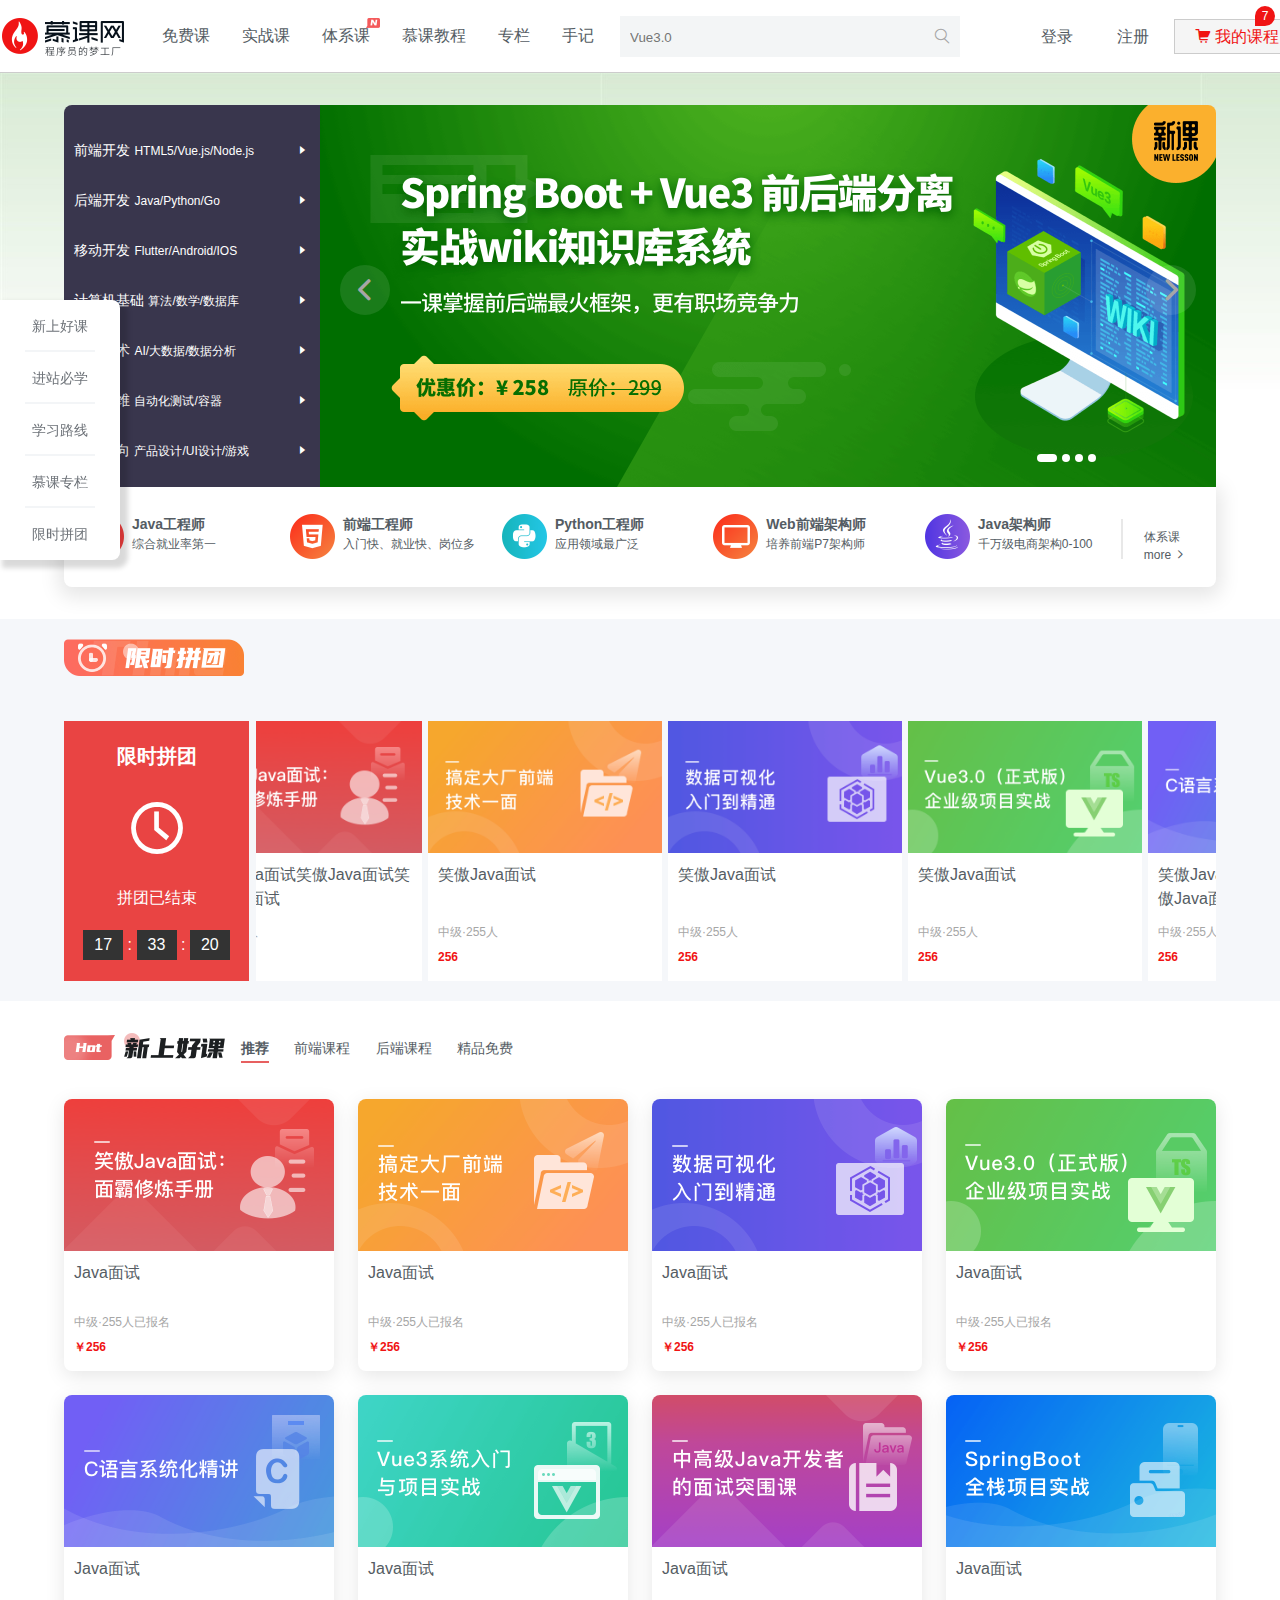
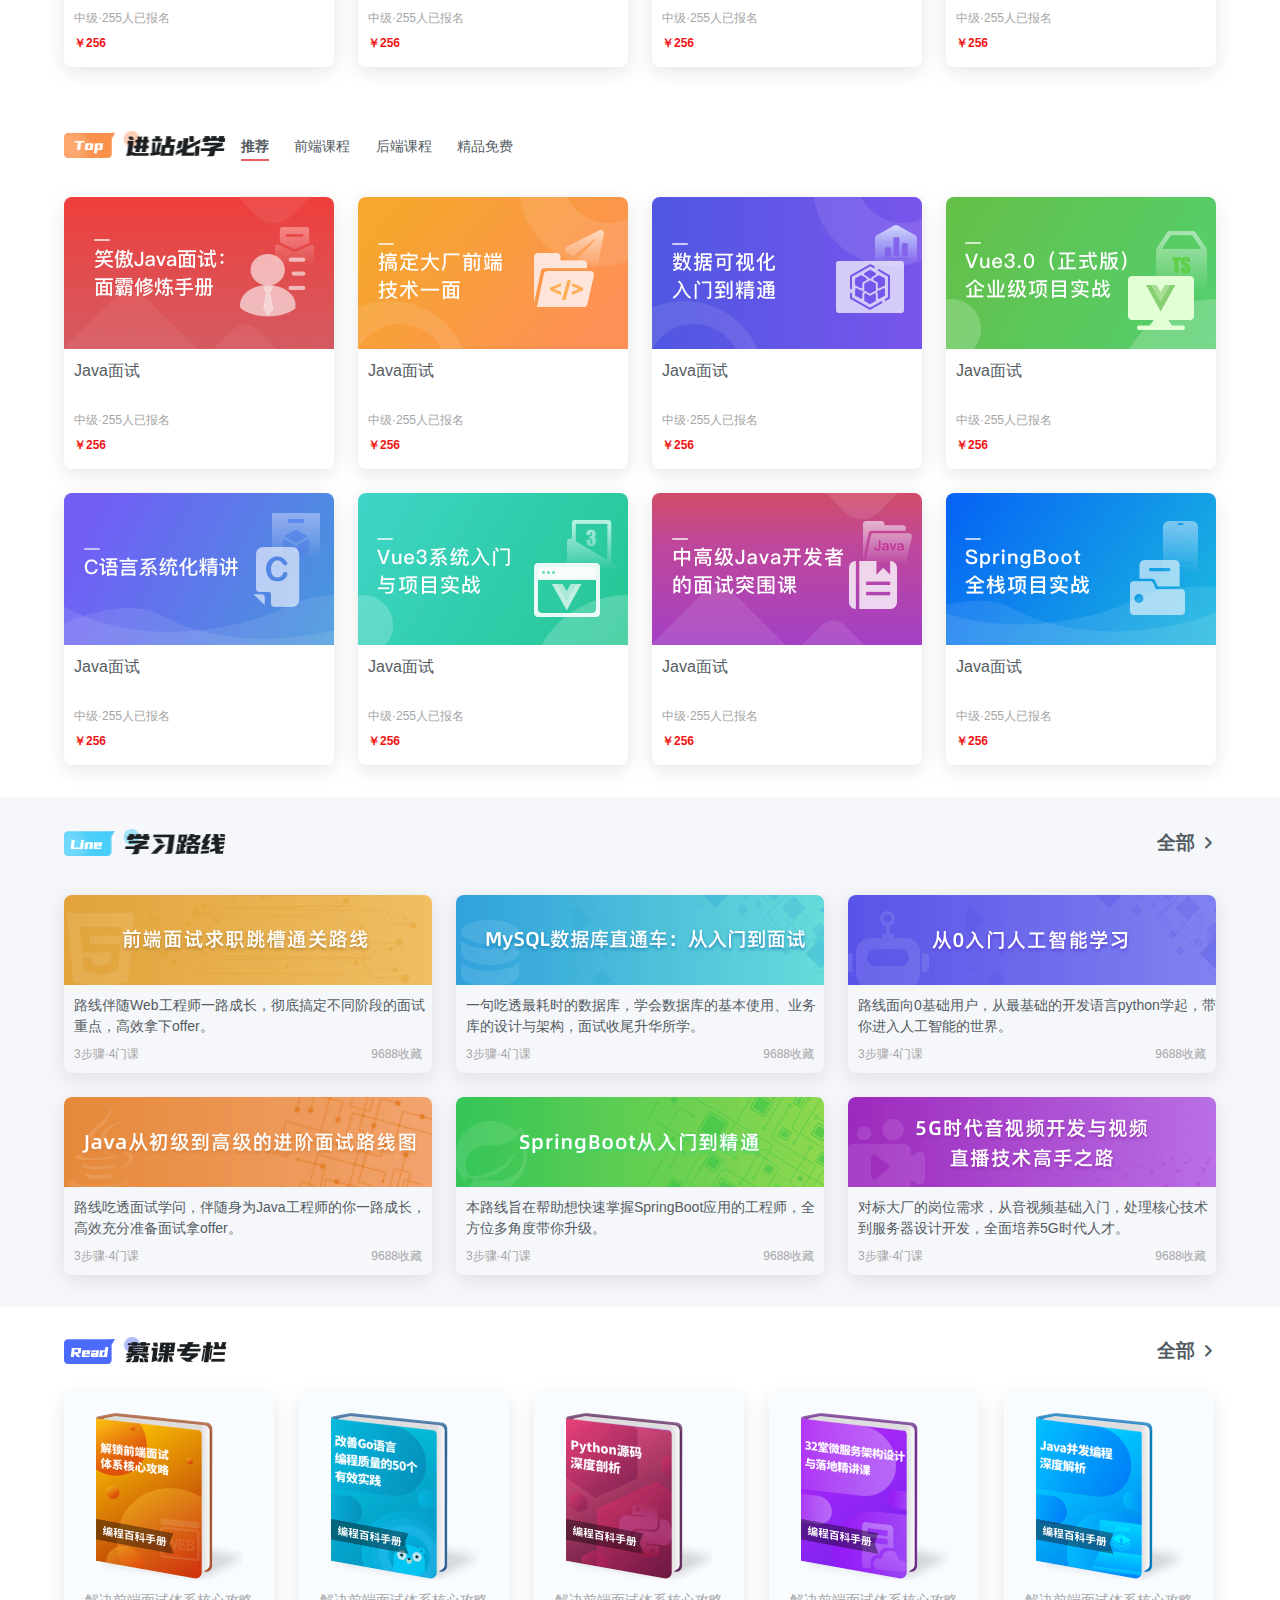
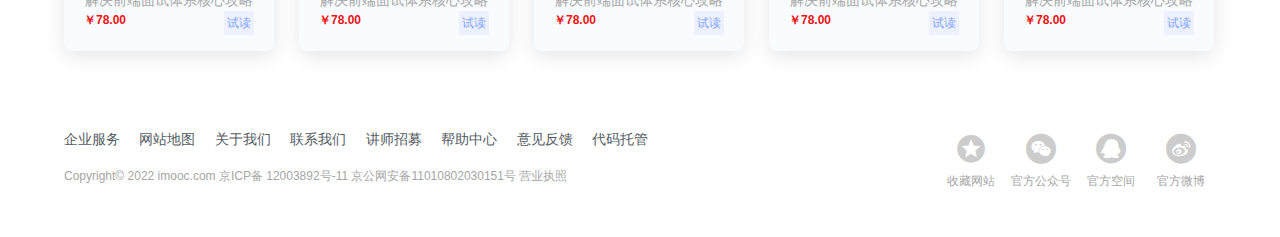
<file: index.html>
<!DOCTYPE html>
<html lang="en">
<head>
    <meta charset="UTF-8">
    <meta name="viewport" content="width=device-width, initial-scale=1.0">
    <title>慕课首页</title>
    <link rel="stylesheet" href="./css/base.css">
    <link rel="stylesheet" href="./css/common.css">
    <link rel="stylesheet" href="./css/01-header.css">
    <link rel="stylesheet" href="./font/iconfont.css">
    <link rel="stylesheet" href="./css/02-banner.css">
    <link rel="stylesheet" href="./css/03-ms.css">
    <link rel="stylesheet" href="./css/04-course.css">
    <link rel="stylesheet" href="./css/05-couese2.css">
    <link rel="stylesheet" href="./css/06-line.css">
    <link rel="stylesheet" href="./css/07-special.css">
    <link rel="stylesheet" href="./css/08-footer.css">
    <link rel="stylesheet" href="./css/09-lift.css">
</head>
<body>
    <!--头部区域 开始-->
    <div id="header" class="bgfff">
        <div class="nav-box">
            <!--logo-->
            <h1 class="fl">
                <a href="index.html">慕课网</a>
            </h1>
            <!--课程导航栏-->
            <ul class="item-box fl">
                <li>
                    <a href="#">免费课</a>
                </li>
                <li>
                    <a href="#">实战课</a>
                </li>
                <li>
                    <a href="#">体系课</a>
                </li>
                <li>
                    <a href="#">慕课教程</a>
                </li>
                <li>
                    <a href="#">专栏</a>
                </li>
                <li>
                    <a href="#">手记</a>
                </li>
                <img src="./images/new.png" alt="">
            </ul>
            <!--搜索框-->
            <div class="search fl">
                <div>
                    <input type="text">
                    <span class="iconfont icon-sousuo"></span>
                </div>
            </div>
            <!--登陆/注册区-->
            <div class="login-area fr">
                <a href="#">登录</a>
                <a href="#">注册</a>
                <a href="#" class="shop-cart">
                    <span class="iconfont icon-tianchongxing-"></span>
                    我的课程
                </a>
                <span class="cart-num">7</span>

            </div>

        </div>
    </div>
    <!--头部区域 结束-->

    <!--课程列表分类和轮播图 开始-->
    <div id="banner">
        <div class="banner-box w">
            <div class="g-banner">
                <div class="course-list fl">
                    <ul>
                        <li>
                            <span class="title">前端开发</span>
                            <span class="sub-title">HTML5/Vue.js/Node.js</span>
                            <span class="iconfont icon-yousanjiao"></span>
                        </li>
                        <li>
                            <span class="title">后端开发</span>
                            <span class="sub-title">Java/Python/Go</span>
                            <span class="iconfont icon-yousanjiao"></span>
                        </li>
                        <li>
                            <span class="title">移动开发</span>
                            <span class="sub-title">Flutter/Android/IOS</span>
                            <span class="iconfont icon-yousanjiao"></span>
                        </li>
                        <li>
                            <span class="title">计算机基础</span>
                            <span class="sub-title">算法/数学/数据库</span>
                            <span class="iconfont icon-yousanjiao"></span>
                        </li>
                        <li>
                            <span class="title">前沿技术</span>
                            <span class="sub-title">AI/大数据/数据分析</span>
                            <span class="iconfont icon-yousanjiao"></span>
                        </li>
                        <li>
                            <span class="title">测试运维</span>
                            <span class="sub-title">自动化测试/容器</span>
                            <span class="iconfont icon-yousanjiao"></span>
                        </li>
                        <li>
                            <span class="title">更多方向</span>
                            <span class="sub-title">产品设计/UI设计/游戏</span>
                            <span class="iconfont icon-yousanjiao"></span>
                        </li>
                    </ul>
                </div>
                <!--轮播图区域-->
                <div class="swiper fr">

                    <!--轮播图-->
                    <a href="#" target="_blank"></a>

                    <!--左右切换按钮-->
                    <div class="arrow arrow-l">
                        <span class="iconfont icon-angle-left"></span>
                    </div>
                    <div class="arrow arrow-r">
                        <span class="iconfont icon-angle-right"></span>
                    </div>

                    <!--切图圆点-->
                    <ul class="circle-list">
                        <li class="current"></li>
                        <li></li>
                        <li></li>
                        <li></li>
                    </ul>

                </div>
            </div>
            <div class="sys-class">
                <a href="#" class="show-box">
                    <div class="sys-icon fl" style="background-image:url(./images/system/java.png)"></div>
                    <div class="title fl">
                        <h4>Java工程师</h4>
                        <p>综合就业率第一</p>
                    </div>
                </a>
                <a href="#" class="show-box">
                    <div class="sys-icon fl" style="background-image:url(./images/system/h5.png)"></div>
                    <div class="title fl">
                        <h4>前端工程师</h4>
                        <p>入门快、就业快、岗位多</p>
                    </div>
                </a>
                <a href="#" class="show-box">
                    <div class="sys-icon fl" style="background-image:url(./images/system/python.png)"></div>
                    <div class="title fl">
                        <h4>Python工程师</h4>
                        <p>应用领域最广泛</p>
                    </div>
                </a>
                <a href="#" class="show-box">
                    <div class="sys-icon fl" style="background-image:url(./images/system/web.png)"></div>
                    <div class="title fl">
                        <h4>Web前端架构师</h4>
                        <p>培养前端P7架构师</p>
                    </div>
                </a>
                <a href="#" class="show-box">
                    <div class="sys-icon fl" style="background-image:url(./images/system/java-s.png)"></div>
                    <div class="title fl">
                        <h4>Java架构师</h4>
                        <p>千万级电商架构0-100</p>
                    </div>
                </a>
                <div class="line"></div>
                <a href="#" class="more-btn">
                    <div>体系课</div>
                    <div>
                        more
                        <span class="iconfont icon-angle-right"></span>
                    </div>
                </a>
            </div>
        </div>
    </div>
    <!--课程列表分类和轮播图 结束-->


    <!--限时拼团 开始-->
    <div id="ms">
        <div class="ms-box w">

            <h3><img src="./images/cate/title-bg6.png" alt=""></h3>

            <div class="countdown-box">
                <!--倒计时模块-->
                <div class="countdown fl">
                    <h4>限时拼团</h4>
                    <div class="iconfont icon-shizhong"></div>
                    <p>拼团倒计时</p>
                    <div class="timer">
                        <div id="hour">17</div>
                        <span>:</span>
                        <div id="min">33</div>
                        <span>:</span>
                        <div id="sec">20</div>
                    </div>

                </div>
                <!--滚动课程列表-->
                <div class="ms-list fr">
                    <ul>
                        <li>
                            <img src="./images/course/1.png" alt="">
                            <div class="title">笑傲Java面试笑傲Java面试笑傲Java面试</div>
                            <div class="difficulty">中级·255人</div>
                            <div class="price">
                                <span>256</span>
                            </div>
                        </li>
                        <li>
                            <img src="./images/course/2.png" alt="">
                            <div class="title">笑傲Java面试</div>
                            <div class="difficulty">中级·255人</div>
                            <div class="price">
                                <span>256</span>
                            </div>
                        </li>
                        <li>
                            <img src="./images/course/3.png" alt="">
                            <div class="title">笑傲Java面试</div>
                            <div class="difficulty">中级·255人</div>
                            <div class="price">
                                <span>256</span>
                            </div>
                        </li>
                        <li>
                            <img src="./images/course/4.png" alt="">
                            <div class="title">笑傲Java面试</div>
                            <div class="difficulty">中级·255人</div>
                            <div class="price">
                                <span>256</span>
                            </div>
                        </li>
                        
                        <li>
                            <img src="./images/course/5.png" alt="">
                            <div class="title">笑傲Java面试笑傲Java面试笑傲Java面试</div>
                            <div class="difficulty">中级·255人</div>
                            <div class="price">
                                <span>256</span>
                            </div>
                        </li>
                        <li>
                            <img src="./images/course/6.png" alt="">
                            <div class="title">笑傲Java面试</div>
                            <div class="difficulty">中级·255人</div>
                            <div class="price">
                                <span>256</span>
                            </div>
                        </li>
                        <li>
                            <img src="./images/course/7.png" alt="">
                            <div class="title">笑傲Java面试</div>
                            <div class="difficulty">中级·255人</div>
                            <div class="price">
                                <span>256</span>
                            </div>
                        </li>
                        <li>
                            <img src="./images/course/8.png" alt="">
                            <div class="title">笑傲Java面试</div>
                            <div class="difficulty">中级·255人</div>
                            <div class="price">
                                <span>256</span>
                            </div>
                        </li>
                        
                        <li>
                            <img src="./images/course/1.png" alt="">
                            <div class="title">笑傲Java面试笑傲Java面试笑傲Java面试</div>
                            <div class="difficulty">中级·255人</div>
                            <div class="price">
                                <span>256</span>
                            </div>
                        </li>
                        <li>
                            <img src="./images/course/2.png" alt="">
                            <div class="title">笑傲Java面试</div>
                            <div class="difficulty">中级·255人</div>
                            <div class="price">
                                <span>256</span>
                            </div>
                        </li>
                        <li>
                            <img src="./images/course/3.png" alt="">
                            <div class="title">笑傲Java面试</div>
                            <div class="difficulty">中级·255人</div>
                            <div class="price">
                                <span>256</span>
                            </div>
                        </li>
                        <li>
                            <img src="./images/course/4.png" alt="">
                            <div class="title">笑傲Java面试</div>
                            <div class="difficulty">中级·255人</div>
                            <div class="price">
                                <span>256</span>
                            </div>
                        </li>
                    </ul>
                </div>
            </div>
        </div>
    </div>
    <!--限时拼团 结束-->

    <!--新上好课 开始-->
    <div id="course" class="bgfff">
        <div class="course-box w">
            <!--标题和分类-->
            <h3 class="title-pic">
                <img src="./images/cate/title-bg3.png" alt="">
                <a href="javascript:;" class="active">推荐</a>
                <a href="javascript:;">前端课程</a>
                <a href="javascript:;">后端课程</a>
                <a href="javascript:;">精品免费</a>
            </h3>
            <!--课程列表-->
            <div class="course">
                <ul class="current">
                    <li>
                        <img src="./images/course/1.png" alt="">
                        <div class="title">Java面试</div>
                        <div class="difficulty">中级·255人已报名</div>
                        <div class="price">￥256</div>
                    </li>
                    <li>
                        <img src="./images/course/2.png" alt="">
                        <div class="title">Java面试</div>
                        <div class="difficulty">中级·255人已报名</div>
                        <div class="price">￥256</div>
                    </li>
                    <li>
                        <img src="./images/course/3.png" alt="">
                        <div class="title">Java面试</div>
                        <div class="difficulty">中级·255人已报名</div>
                        <div class="price">￥256</div>
                    </li>
                    <li>
                        <img src="./images/course/4.png" alt="">
                        <div class="title">Java面试</div>
                        <div class="difficulty">中级·255人已报名</div>
                        <div class="price">￥256</div>
                    </li>
                    <li>
                        <img src="./images/course/5.png" alt="">
                        <div class="title">Java面试</div>
                        <div class="difficulty">中级·255人已报名</div>
                        <div class="price">￥256</div>
                    </li>
                    <li>
                        <img src="./images/course/6.png" alt="">
                        <div class="title">Java面试</div>
                        <div class="difficulty">中级·255人已报名</div>
                        <div class="price">￥256</div>
                    </li>
                    <li>
                        <img src="./images/course/7.png" alt="">
                        <div class="title">Java面试</div>
                        <div class="difficulty">中级·255人已报名</div>
                        <div class="price">￥256</div>
                    </li>
                    <li>
                        <img src="./images/course/8.png" alt="">
                        <div class="title">Java面试</div>
                        <div class="difficulty">中级·255人已报名</div>
                        <div class="price">￥256</div>
                    </li>
                </ul>
                <ul>
                    <li>
                        <img src="./images/course/3.png" alt="">
                        <div class="title">Java面试</div>
                        <div class="difficulty">中级·255人已报名</div>
                        <div class="price">￥256</div>
                    </li>
                    <li>
                        <img src="./images/course/4.png" alt="">
                        <div class="title">Java面试</div>
                        <div class="difficulty">中级·255人已报名</div>
                        <div class="price">￥256</div>
                    </li>
                    <li>
                        <img src="./images/course/5.png" alt="">
                        <div class="title">Java面试</div>
                        <div class="difficulty">中级·255人已报名</div>
                        <div class="price">￥256</div>
                    </li>
                    <li>
                        <img src="./images/course/6.png" alt="">
                        <div class="title">Java面试</div>
                        <div class="difficulty">中级·255人已报名</div>
                        <div class="price">￥256</div>
                    </li>
                    <li>
                        <img src="./images/course/7.png" alt="">
                        <div class="title">Java面试</div>
                        <div class="difficulty">中级·255人已报名</div>
                        <div class="price">￥256</div>
                    </li>
                    <li>
                        <img src="./images/course/8.png" alt="">
                        <div class="title">Java面试</div>
                        <div class="difficulty">中级·255人已报名</div>
                        <div class="price">￥256</div>
                    </li>
                    <li>
                        <img src="./images/course/1.png" alt="">
                        <div class="title">Java面试</div>
                        <div class="difficulty">中级·255人已报名</div>
                        <div class="price">￥256</div>
                    </li>
                    <li>
                        <img src="./images/course/2.png" alt="">
                        <div class="title">Java面试</div>
                        <div class="difficulty">中级·255人已报名</div>
                        <div class="price">￥256</div>
                    </li>
                </ul>
                <ul>
                    <li>
                        <img src="./images/course/5.png" alt="">
                        <div class="title">Java面试</div>
                        <div class="difficulty">中级·255人已报名</div>
                        <div class="price">￥256</div>
                    </li>
                    <li>
                        <img src="./images/course/6.png" alt="">
                        <div class="title">Java面试</div>
                        <div class="difficulty">中级·255人已报名</div>
                        <div class="price">￥256</div>
                    </li>
                    <li>
                        <img src="./images/course/7.png" alt="">
                        <div class="title">Java面试</div>
                        <div class="difficulty">中级·255人已报名</div>
                        <div class="price">￥256</div>
                    </li>
                    <li>
                        <img src="./images/course/8.png" alt="">
                        <div class="title">Java面试</div>
                        <div class="difficulty">中级·255人已报名</div>
                        <div class="price">￥256</div>
                    </li>
                    <li>
                        <img src="./images/course/1.png" alt="">
                        <div class="title">Java面试</div>
                        <div class="difficulty">中级·255人已报名</div>
                        <div class="price">￥256</div>
                    </li>
                    <li>
                        <img src="./images/course/2.png" alt="">
                        <div class="title">Java面试</div>
                        <div class="difficulty">中级·255人已报名</div>
                        <div class="price">￥256</div>
                    </li>
                    <li>
                        <img src="./images/course/3.png" alt="">
                        <div class="title">Java面试</div>
                        <div class="difficulty">中级·255人已报名</div>
                        <div class="price">￥256</div>
                    </li>
                    <li>
                        <img src="./images/course/4.png" alt="">
                        <div class="title">Java面试</div>
                        <div class="difficulty">中级·255人已报名</div>
                        <div class="price">￥256</div>
                    </li>
                </ul>
                <ul>
                    <li>
                        <img src="./images/course/7.png" alt="">
                        <div class="title">Java面试</div>
                        <div class="difficulty">中级·255人已报名</div>
                        <div class="price">￥256</div>
                    </li>
                    <li>
                        <img src="./images/course/8.png" alt="">
                        <div class="title">Java面试</div>
                        <div class="difficulty">中级·255人已报名</div>
                        <div class="price">￥256</div>
                    </li>
                    <li>
                        <img src="./images/course/1.png" alt="">
                        <div class="title">Java面试</div>
                        <div class="difficulty">中级·255人已报名</div>
                        <div class="price">￥256</div>
                    </li>
                    <li>
                        <img src="./images/course/2.png" alt="">
                        <div class="title">Java面试</div>
                        <div class="difficulty">中级·255人已报名</div>
                        <div class="price">￥256</div>
                    </li>
                    <li>
                        <img src="./images/course/3.png" alt="">
                        <div class="title">Java面试</div>
                        <div class="difficulty">中级·255人已报名</div>
                        <div class="price">￥256</div>
                    </li>
                    <li>
                        <img src="./images/course/4.png" alt="">
                        <div class="title">Java面试</div>
                        <div class="difficulty">中级·255人已报名</div>
                        <div class="price">￥256</div>
                    </li>
                    <li>
                        <img src="./images/course/5.png" alt="">
                        <div class="title">Java面试</div>
                        <div class="difficulty">中级·255人已报名</div>
                        <div class="price">￥256</div>
                    </li>
                    <li>
                        <img src="./images/course/6.png" alt="">
                        <div class="title">Java面试</div>
                        <div class="difficulty">中级·255人已报名</div>
                        <div class="price">￥256</div>
                    </li>
                </ul>
            </div>
        </div>
    </div>
    <!--新上好课 结束-->
    

<!--以下是作业部分-->

    <!--进站必学 开始-->
    <div id="course2"  class="bgfff">
        <div class="course-box w">
            <!--标题和分类-->
            <h3 class="title-pic">
                <img src="./images/cate/title-bg4.png" alt="">
                <a href="javascript:;" class="active">推荐</a>
                <a href="javascript:;">前端课程</a>
                <a href="javascript:;">后端课程</a>
                <a href="javascript:;">精品免费</a>
            </h3>
            <!--课程列表-->
            <div class="course">
                <ul class="current">
                    <li>
                        <img src="./images/course/1.png" alt="">
                        <div class="title">Java面试</div>
                        <div class="difficulty">中级·255人已报名</div>
                        <div class="price">￥256</div>
                    </li>
                    <li>
                        <img src="./images/course/2.png" alt="">
                        <div class="title">Java面试</div>
                        <div class="difficulty">中级·255人已报名</div>
                        <div class="price">￥256</div>
                    </li>
                    <li>
                        <img src="./images/course/3.png" alt="">
                        <div class="title">Java面试</div>
                        <div class="difficulty">中级·255人已报名</div>
                        <div class="price">￥256</div>
                    </li>
                    <li>
                        <img src="./images/course/4.png" alt="">
                        <div class="title">Java面试</div>
                        <div class="difficulty">中级·255人已报名</div>
                        <div class="price">￥256</div>
                    </li>
                    <li>
                        <img src="./images/course/5.png" alt="">
                        <div class="title">Java面试</div>
                        <div class="difficulty">中级·255人已报名</div>
                        <div class="price">￥256</div>
                    </li>
                    <li>
                        <img src="./images/course/6.png" alt="">
                        <div class="title">Java面试</div>
                        <div class="difficulty">中级·255人已报名</div>
                        <div class="price">￥256</div>
                    </li>
                    <li>
                        <img src="./images/course/7.png" alt="">
                        <div class="title">Java面试</div>
                        <div class="difficulty">中级·255人已报名</div>
                        <div class="price">￥256</div>
                    </li>
                    <li>
                        <img src="./images/course/8.png" alt="">
                        <div class="title">Java面试</div>
                        <div class="difficulty">中级·255人已报名</div>
                        <div class="price">￥256</div>
                    </li>
                </ul>
                <ul>
                    <li>
                        <img src="./images/course/3.png" alt="">
                        <div class="title">Java面试</div>
                        <div class="difficulty">中级·255人已报名</div>
                        <div class="price">￥256</div>
                    </li>
                    <li>
                        <img src="./images/course/4.png" alt="">
                        <div class="title">Java面试</div>
                        <div class="difficulty">中级·255人已报名</div>
                        <div class="price">￥256</div>
                    </li>
                    <li>
                        <img src="./images/course/5.png" alt="">
                        <div class="title">Java面试</div>
                        <div class="difficulty">中级·255人已报名</div>
                        <div class="price">￥256</div>
                    </li>
                    <li>
                        <img src="./images/course/6.png" alt="">
                        <div class="title">Java面试</div>
                        <div class="difficulty">中级·255人已报名</div>
                        <div class="price">￥256</div>
                    </li>
                    <li>
                        <img src="./images/course/7.png" alt="">
                        <div class="title">Java面试</div>
                        <div class="difficulty">中级·255人已报名</div>
                        <div class="price">￥256</div>
                    </li>
                    <li>
                        <img src="./images/course/8.png" alt="">
                        <div class="title">Java面试</div>
                        <div class="difficulty">中级·255人已报名</div>
                        <div class="price">￥256</div>
                    </li>
                    <li>
                        <img src="./images/course/1.png" alt="">
                        <div class="title">Java面试</div>
                        <div class="difficulty">中级·255人已报名</div>
                        <div class="price">￥256</div>
                    </li>
                    <li>
                        <img src="./images/course/2.png" alt="">
                        <div class="title">Java面试</div>
                        <div class="difficulty">中级·255人已报名</div>
                        <div class="price">￥256</div>
                    </li>
                </ul>
                <ul>
                    <li>
                        <img src="./images/course/5.png" alt="">
                        <div class="title">Java面试</div>
                        <div class="difficulty">中级·255人已报名</div>
                        <div class="price">￥256</div>
                    </li>
                    <li>
                        <img src="./images/course/6.png" alt="">
                        <div class="title">Java面试</div>
                        <div class="difficulty">中级·255人已报名</div>
                        <div class="price">￥256</div>
                    </li>
                    <li>
                        <img src="./images/course/7.png" alt="">
                        <div class="title">Java面试</div>
                        <div class="difficulty">中级·255人已报名</div>
                        <div class="price">￥256</div>
                    </li>
                    <li>
                        <img src="./images/course/8.png" alt="">
                        <div class="title">Java面试</div>
                        <div class="difficulty">中级·255人已报名</div>
                        <div class="price">￥256</div>
                    </li>
                    <li>
                        <img src="./images/course/1.png" alt="">
                        <div class="title">Java面试</div>
                        <div class="difficulty">中级·255人已报名</div>
                        <div class="price">￥256</div>
                    </li>
                    <li>
                        <img src="./images/course/2.png" alt="">
                        <div class="title">Java面试</div>
                        <div class="difficulty">中级·255人已报名</div>
                        <div class="price">￥256</div>
                    </li>
                    <li>
                        <img src="./images/course/3.png" alt="">
                        <div class="title">Java面试</div>
                        <div class="difficulty">中级·255人已报名</div>
                        <div class="price">￥256</div>
                    </li>
                    <li>
                        <img src="./images/course/4.png" alt="">
                        <div class="title">Java面试</div>
                        <div class="difficulty">中级·255人已报名</div>
                        <div class="price">￥256</div>
                    </li>
                </ul>
                <ul>
                    <li>
                        <img src="./images/course/7.png" alt="">
                        <div class="title">Java面试</div>
                        <div class="difficulty">中级·255人已报名</div>
                        <div class="price">￥256</div>
                    </li>
                    <li>
                        <img src="./images/course/8.png" alt="">
                        <div class="title">Java面试</div>
                        <div class="difficulty">中级·255人已报名</div>
                        <div class="price">￥256</div>
                    </li>
                    <li>
                        <img src="./images/course/1.png" alt="">
                        <div class="title">Java面试</div>
                        <div class="difficulty">中级·255人已报名</div>
                        <div class="price">￥256</div>
                    </li>
                    <li>
                        <img src="./images/course/2.png" alt="">
                        <div class="title">Java面试</div>
                        <div class="difficulty">中级·255人已报名</div>
                        <div class="price">￥256</div>
                    </li>
                    <li>
                        <img src="./images/course/3.png" alt="">
                        <div class="title">Java面试</div>
                        <div class="difficulty">中级·255人已报名</div>
                        <div class="price">￥256</div>
                    </li>
                    <li>
                        <img src="./images/course/4.png" alt="">
                        <div class="title">Java面试</div>
                        <div class="difficulty">中级·255人已报名</div>
                        <div class="price">￥256</div>
                    </li>
                    <li>
                        <img src="./images/course/5.png" alt="">
                        <div class="title">Java面试</div>
                        <div class="difficulty">中级·255人已报名</div>
                        <div class="price">￥256</div>
                    </li>
                    <li>
                        <img src="./images/course/6.png" alt="">
                        <div class="title">Java面试</div>
                        <div class="difficulty">中级·255人已报名</div>
                        <div class="price">￥256</div>
                    </li>
                </ul>
            </div>
        </div>
    </div>
    <!--进站必学 结束-->

    <!--学习路线 开始-->
    <div id="line">
        <div class="line-box w">
            <!--标题和全部-->
            <h3 class="title-pic">
                <img src="./images/cate/title-bg9.png" alt="">
                <a href="jacascript:;" class="all-btn">
                    全部
                    <span class="iconfont icon-angle-right"></span>
                </a>
            </h3>
            <!--课程列表-->
            <ul class="course-line">
                <li>
                    <img src="./images/special/1.png" alt="">
                    <div class="desc">路线伴随Web工程师一路成长，彻底搞定不同阶段的面试重点，高效拿下offer。</div>
                    <div class="course-num">3步骤·4门课</div>
                    <div class="favr">9688收藏</div>
                    
                </li>
                <li>
                    <img src="./images/special/2.png" alt="">
                    <div class="desc">一句吃透最耗时的数据库，学会数据库的基本使用、业务库的设计与架构，面试收尾升华所学。</div>
                    <div class="course-num">3步骤·4门课</div>
                    <div class="favr">9688收藏</div>
                </li>
                <li>
                    <img src="./images/special/3.png" alt="">
                    <div class="desc">路线面向0基础用户，从最基础的开发语言python学起，带你进入人工智能的世界。
                    </div>
                    <div class="course-num">3步骤·4门课</div>
                    <div class="favr">9688收藏</div>
                </li>
                <li>
                    <img src="./images/special/4.png" alt="">
                    <div class="desc">路线吃透面试学问，伴随身为Java工程师的你一路成长，高效充分准备面试拿offer。</div>
                    <div class="course-num">3步骤·4门课</div>
                    <div class="favr">9688收藏</div>
                </li>
                <li>
                    <img src="./images/special/5.png" alt="">
                    <div class="desc">本路线旨在帮助想快速掌握SpringBoot应用的工程师，全方位多角度带你升级。</div>
                    <div class="course-num">3步骤·4门课</div>
                    <div class="favr">9688收藏</div>
                </li>
                <li>
                    <img src="./images/special/6.png" alt="">
                    <div class="desc">对标大厂的岗位需求，从音视频基础入门，处理核心技术到服务器设计开发，全面培养5G时代人才。</div>
                    <div class="course-num">3步骤·4门课</div>
                    <div class="favr">9688收藏</div>
                </li>
            </ul>
        </div>

    </div>
    <!--学习路线 结束-->

    <!--慕课专栏 开始-->
    <div id="special"  class="bgfff">
        <div class="special-box w">
            <!--标题和全部-->
            <h3 class="title-pic">
                <img src="./images/cate/title-bg5.png" alt="">
                <a href="#" class="all-btn">
                    全部
                    <span class="iconfont icon-angle-right"></span>
                </a>
            </h3>
            <!--专栏列表-->
            <ul class="course">
                <li>
                    <img src="./images/special/1.jpg" alt="">
                    <div class="title">解决前端面试体系核心攻略</div>
                    <div class="price">￥78.00</div>
                    <div class="try-read">试读</div>
                </li>
                <li>
                    <img src="./images/special/2.jpg" alt="">
                    <div class="title">解决前端面试体系核心攻略</div>
                    <div class="price">￥78.00</div>
                    <div class="try-read">试读</div>
                </li>
                <li>
                    <img src="./images/special/3.jpg" alt="">
                    <div class="title">解决前端面试体系核心攻略</div>
                    <div class="price">￥78.00</div>
                    <div class="try-read">试读</div>
                </li>
                <li>
                    <img src="./images/special/4.jpg" alt="">
                    <div class="title">解决前端面试体系核心攻略</div>
                    <div class="price">￥78.00</div>
                    <div class="try-read">试读</div>
                </li>
                <li>
                    <img src="./images/special/5.jpg" alt="">
                    <div class="title">解决前端面试体系核心攻略</div>
                    <div class="price">￥78.00</div>
                    <div class="try-read">试读</div>
                </li>
            </ul>
        </div>
    </div>
    <!--慕课专栏 结束-->

    <!--慕课脚部 开始-->
    <div class="footer">
        <div class="container w">
            <!--脚部链接-->
            <div class="foot-link">
                <a href="">企业服务</a>
                <a href="">网站地图</a>
                <a href="">关于我们</a>
                <a href="">联系我们</a>
                <a href="">讲师招募</a>
                <a href="">帮助中心</a>
                <a href="">意见反馈</a>
                <a href="">代码托管</a>
            </div>
            <!--版权信息-->
            <div class="foot-copyright">
                Copyright© 2022 imooc.com  京ICP备 12003892号-11 京公网安备11010802030151号 营业执照
            </div>
            <!--脚部图标-->
            <div class="foot-icon">
                <ul>
                    <li>
                        <span class="iconfont icon-shoucang02"></span>
                        <p>收藏网站</p>
                    </li>
                    <li>
                        <span class="iconfont icon-weixin-copy"></span>
                        <p>官方公众号</p>
                    </li>
                    <li>
                        <span class="iconfont icon-qq"></span>
                        <p>官方空间</p>
                    </li>
                    <li>
                        <span class="iconfont icon-weibo"></span>
                        <p>官方微博</p>
                    </li>

                </ul>
            </div>
        </div>
    </div>
    <!--慕课脚部 结束-->

    <!--电梯导航 开始-->
    <div id="lift">
        <ul>
            <li>新上好课</li>
            <li>进站必学</li>
            <li>学习路线</li>
            <li>慕课专栏</li>
            <li>限时拼团</li>
        </ul>
    </div>
    <!--电梯导航 结束-->


    
   




    <script src="./js/index.js"></script>
</body>
</html>
</file>
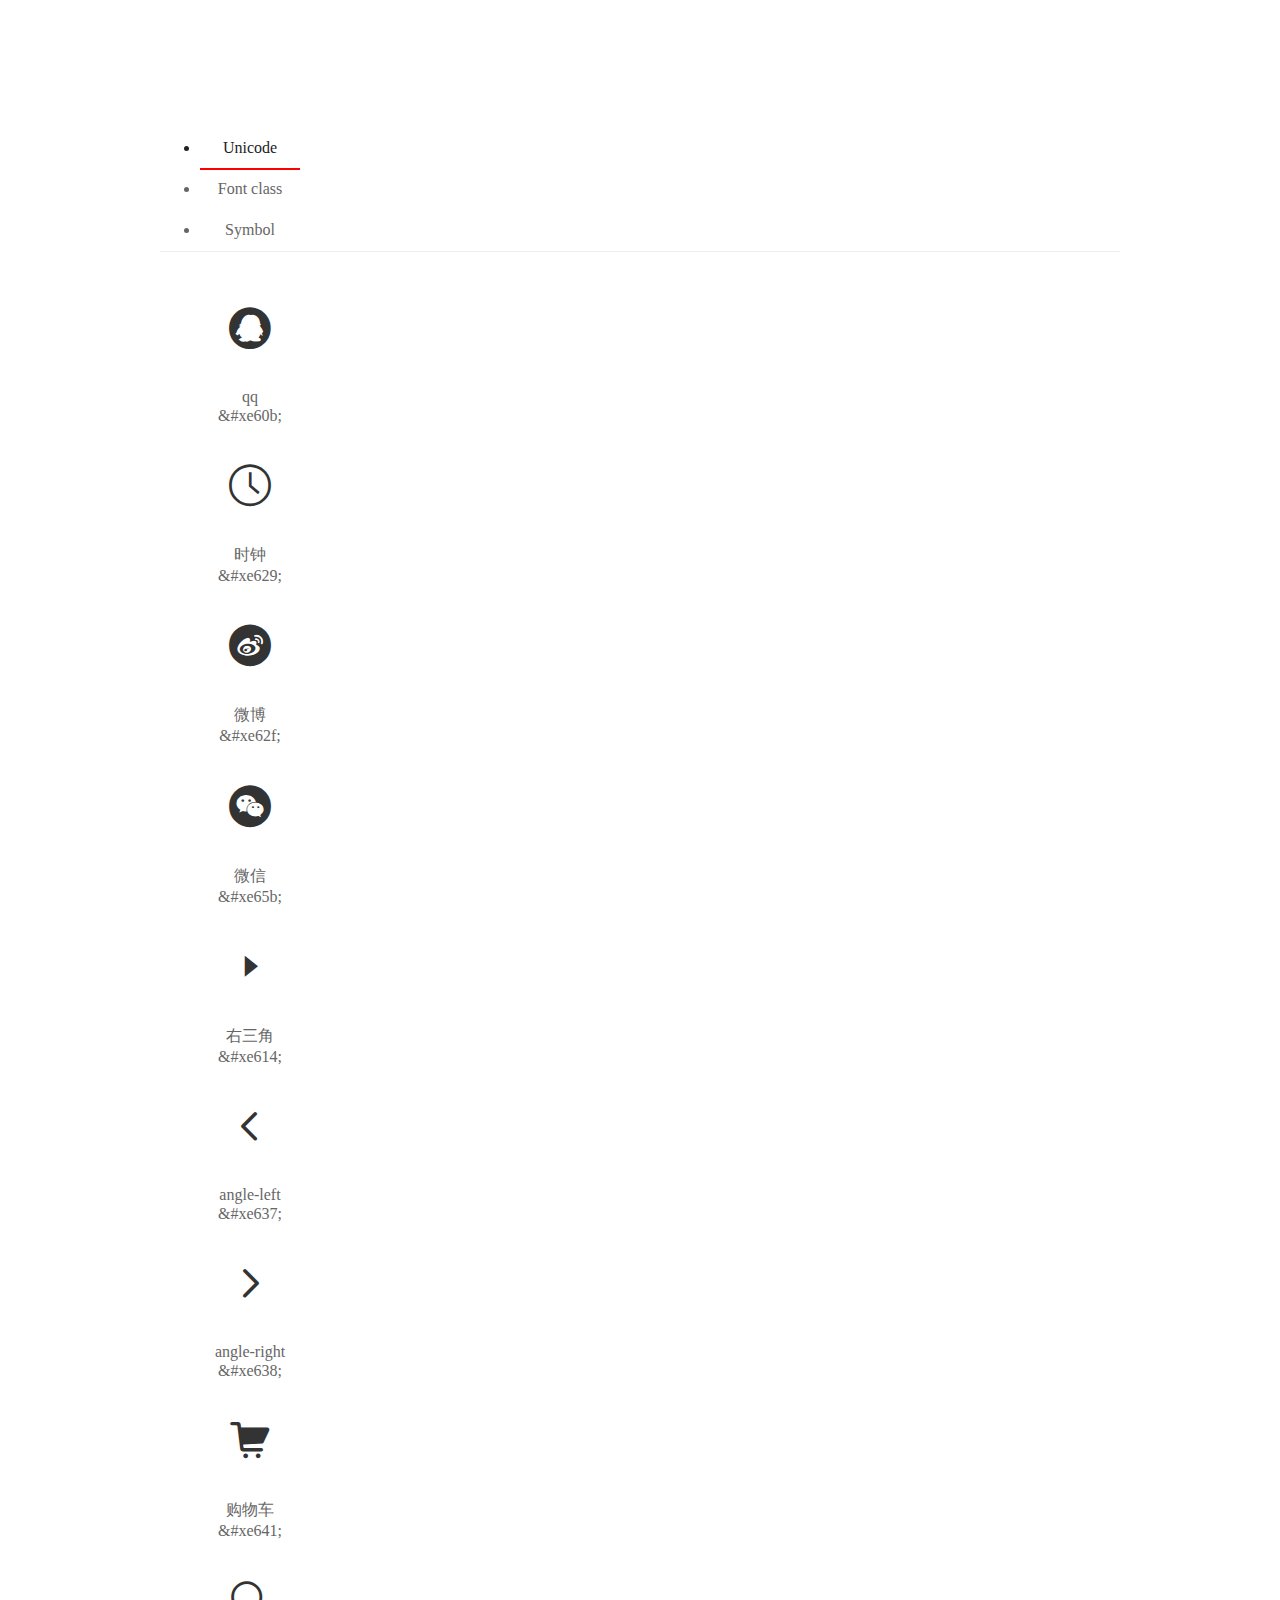
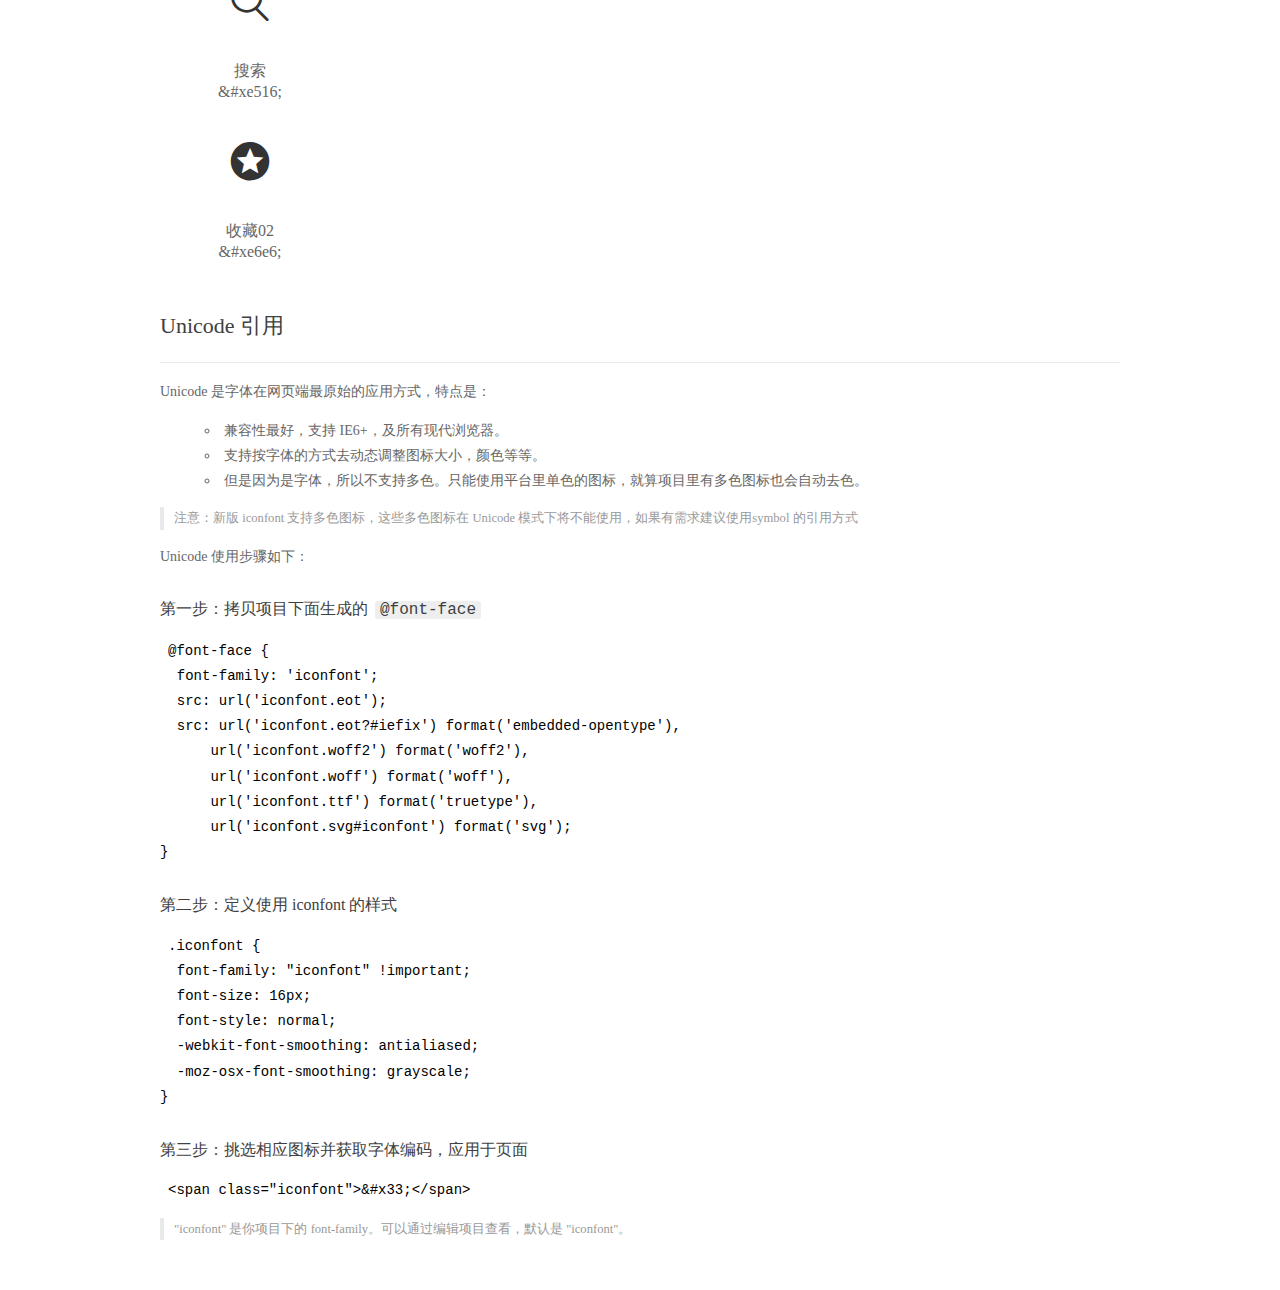
<file: font/demo_index.html>
<!DOCTYPE html>
<html>
<head>
  <meta charset="utf-8"/>
  <title>IconFont Demo</title>
  <link rel="shortcut icon" href="//img.alicdn.com/imgextra/i2/O1CN01ZyAlrn1MwaMhqz36G_!!6000000001499-73-tps-64-64.ico" type="image/x-icon"/>
  <link rel="icon" type="image/svg+xml" href="//img.alicdn.com/imgextra/i4/O1CN01EYTRnJ297D6vehehJ_!!6000000008020-55-tps-64-64.svg"/>
  <link rel="stylesheet" href="https://g.alicdn.com/thx/cube/1.3.2/cube.min.css">
  <link rel="stylesheet" href="demo.css">
  <link rel="stylesheet" href="iconfont.css">
  <script src="iconfont.js"></script>
  <!-- jQuery -->
  <script src="https://a1.alicdn.com/oss/uploads/2018/12/26/7bfddb60-08e8-11e9-9b04-53e73bb6408b.js"></script>
  <!-- 代码高亮 -->
  <script src="https://a1.alicdn.com/oss/uploads/2018/12/26/a3f714d0-08e6-11e9-8a15-ebf944d7534c.js"></script>
</head>
<body>
  <div class="main">
    <h1 class="logo"><a href="https://www.iconfont.cn/" title="iconfont 首页" target="_blank">&#xe86b;</a></h1>
    <div class="nav-tabs">
      <ul id="tabs" class="dib-box">
        <li class="dib active"><span>Unicode</span></li>
        <li class="dib"><span>Font class</span></li>
        <li class="dib"><span>Symbol</span></li>
      </ul>
      
    </div>
    <div class="tab-container">
      <div class="content unicode" style="display: block;">
          <ul class="icon_lists dib-box">
          
            <li class="dib">
              <span class="icon iconfont">&#xe60b;</span>
                <div class="name">qq</div>
                <div class="code-name">&amp;#xe60b;</div>
              </li>
          
            <li class="dib">
              <span class="icon iconfont">&#xe629;</span>
                <div class="name">时钟</div>
                <div class="code-name">&amp;#xe629;</div>
              </li>
          
            <li class="dib">
              <span class="icon iconfont">&#xe62f;</span>
                <div class="name">微博</div>
                <div class="code-name">&amp;#xe62f;</div>
              </li>
          
            <li class="dib">
              <span class="icon iconfont">&#xe65b;</span>
                <div class="name">微信</div>
                <div class="code-name">&amp;#xe65b;</div>
              </li>
          
            <li class="dib">
              <span class="icon iconfont">&#xe614;</span>
                <div class="name">右三角</div>
                <div class="code-name">&amp;#xe614;</div>
              </li>
          
            <li class="dib">
              <span class="icon iconfont">&#xe637;</span>
                <div class="name">angle-left</div>
                <div class="code-name">&amp;#xe637;</div>
              </li>
          
            <li class="dib">
              <span class="icon iconfont">&#xe638;</span>
                <div class="name">angle-right</div>
                <div class="code-name">&amp;#xe638;</div>
              </li>
          
            <li class="dib">
              <span class="icon iconfont">&#xe641;</span>
                <div class="name">购物车</div>
                <div class="code-name">&amp;#xe641;</div>
              </li>
          
            <li class="dib">
              <span class="icon iconfont">&#xe516;</span>
                <div class="name">搜索</div>
                <div class="code-name">&amp;#xe516;</div>
              </li>
          
            <li class="dib">
              <span class="icon iconfont">&#xe6e6;</span>
                <div class="name">收藏02</div>
                <div class="code-name">&amp;#xe6e6;</div>
              </li>
          
          </ul>
          <div class="article markdown">
          <h2 id="unicode-">Unicode 引用</h2>
          <hr>

          <p>Unicode 是字体在网页端最原始的应用方式，特点是：</p>
          <ul>
            <li>兼容性最好，支持 IE6+，及所有现代浏览器。</li>
            <li>支持按字体的方式去动态调整图标大小，颜色等等。</li>
            <li>但是因为是字体，所以不支持多色。只能使用平台里单色的图标，就算项目里有多色图标也会自动去色。</li>
          </ul>
          <blockquote>
            <p>注意：新版 iconfont 支持多色图标，这些多色图标在 Unicode 模式下将不能使用，如果有需求建议使用symbol 的引用方式</p>
          </blockquote>
          <p>Unicode 使用步骤如下：</p>
          <h3 id="-font-face">第一步：拷贝项目下面生成的 <code>@font-face</code></h3>
<pre><code class="language-css"
>@font-face {
  font-family: 'iconfont';
  src: url('iconfont.eot');
  src: url('iconfont.eot?#iefix') format('embedded-opentype'),
      url('iconfont.woff2') format('woff2'),
      url('iconfont.woff') format('woff'),
      url('iconfont.ttf') format('truetype'),
      url('iconfont.svg#iconfont') format('svg');
}
</code></pre>
          <h3 id="-iconfont-">第二步：定义使用 iconfont 的样式</h3>
<pre><code class="language-css"
>.iconfont {
  font-family: "iconfont" !important;
  font-size: 16px;
  font-style: normal;
  -webkit-font-smoothing: antialiased;
  -moz-osx-font-smoothing: grayscale;
}
</code></pre>
          <h3 id="-">第三步：挑选相应图标并获取字体编码，应用于页面</h3>
<pre>
<code class="language-html"
>&lt;span class="iconfont"&gt;&amp;#x33;&lt;/span&gt;
</code></pre>
          <blockquote>
            <p>"iconfont" 是你项目下的 font-family。可以通过编辑项目查看，默认是 "iconfont"。</p>
          </blockquote>
          </div>
      </div>
      <div class="content font-class">
        <ul class="icon_lists dib-box">
          
          <li class="dib">
            <span class="icon iconfont icon-qq"></span>
            <div class="name">
              qq
            </div>
            <div class="code-name">.icon-qq
            </div>
          </li>
          
          <li class="dib">
            <span class="icon iconfont icon-shizhong"></span>
            <div class="name">
              时钟
            </div>
            <div class="code-name">.icon-shizhong
            </div>
          </li>
          
          <li class="dib">
            <span class="icon iconfont icon-weibo"></span>
            <div class="name">
              微博
            </div>
            <div class="code-name">.icon-weibo
            </div>
          </li>
          
          <li class="dib">
            <span class="icon iconfont icon-weixin-copy"></span>
            <div class="name">
              微信
            </div>
            <div class="code-name">.icon-weixin-copy
            </div>
          </li>
          
          <li class="dib">
            <span class="icon iconfont icon-yousanjiao"></span>
            <div class="name">
              右三角
            </div>
            <div class="code-name">.icon-yousanjiao
            </div>
          </li>
          
          <li class="dib">
            <span class="icon iconfont icon-angle-left"></span>
            <div class="name">
              angle-left
            </div>
            <div class="code-name">.icon-angle-left
            </div>
          </li>
          
          <li class="dib">
            <span class="icon iconfont icon-angle-right"></span>
            <div class="name">
              angle-right
            </div>
            <div class="code-name">.icon-angle-right
            </div>
          </li>
          
          <li class="dib">
            <span class="icon iconfont icon-tianchongxing-"></span>
            <div class="name">
              购物车
            </div>
            <div class="code-name">.icon-tianchongxing-
            </div>
          </li>
          
          <li class="dib">
            <span class="icon iconfont icon-sousuo"></span>
            <div class="name">
              搜索
            </div>
            <div class="code-name">.icon-sousuo
            </div>
          </li>
          
          <li class="dib">
            <span class="icon iconfont icon-shoucang02"></span>
            <div class="name">
              收藏02
            </div>
            <div class="code-name">.icon-shoucang02
            </div>
          </li>
          
        </ul>
        <div class="article markdown">
        <h2 id="font-class-">font-class 引用</h2>
        <hr>

        <p>font-class 是 Unicode 使用方式的一种变种，主要是解决 Unicode 书写不直观，语意不明确的问题。</p>
        <p>与 Unicode 使用方式相比，具有如下特点：</p>
        <ul>
          <li>兼容性良好，支持 IE8+，及所有现代浏览器。</li>
          <li>相比于 Unicode 语意明确，书写更直观。可以很容易分辨这个 icon 是什么。</li>
          <li>因为使用 class 来定义图标，所以当要替换图标时，只需要修改 class 里面的 Unicode 引用。</li>
          <li>不过因为本质上还是使用的字体，所以多色图标还是不支持的。</li>
        </ul>
        <p>使用步骤如下：</p>
        <h3 id="-fontclass-">第一步：引入项目下面生成的 fontclass 代码：</h3>
<pre><code class="language-html">&lt;link rel="stylesheet" href="./iconfont.css"&gt;
</code></pre>
        <h3 id="-">第二步：挑选相应图标并获取类名，应用于页面：</h3>
<pre><code class="language-html">&lt;span class="iconfont icon-xxx"&gt;&lt;/span&gt;
</code></pre>
        <blockquote>
          <p>"
            iconfont" 是你项目下的 font-family。可以通过编辑项目查看，默认是 "iconfont"。</p>
        </blockquote>
      </div>
      </div>
      <div class="content symbol">
          <ul class="icon_lists dib-box">
          
            <li class="dib">
                <svg class="icon svg-icon" aria-hidden="true">
                  <use xlink:href="#icon-qq"></use>
                </svg>
                <div class="name">qq</div>
                <div class="code-name">#icon-qq</div>
            </li>
          
            <li class="dib">
                <svg class="icon svg-icon" aria-hidden="true">
                  <use xlink:href="#icon-shizhong"></use>
                </svg>
                <div class="name">时钟</div>
                <div class="code-name">#icon-shizhong</div>
            </li>
          
            <li class="dib">
                <svg class="icon svg-icon" aria-hidden="true">
                  <use xlink:href="#icon-weibo"></use>
                </svg>
                <div class="name">微博</div>
                <div class="code-name">#icon-weibo</div>
            </li>
          
            <li class="dib">
                <svg class="icon svg-icon" aria-hidden="true">
                  <use xlink:href="#icon-weixin-copy"></use>
                </svg>
                <div class="name">微信</div>
                <div class="code-name">#icon-weixin-copy</div>
            </li>
          
            <li class="dib">
                <svg class="icon svg-icon" aria-hidden="true">
                  <use xlink:href="#icon-yousanjiao"></use>
                </svg>
                <div class="name">右三角</div>
                <div class="code-name">#icon-yousanjiao</div>
            </li>
          
            <li class="dib">
                <svg class="icon svg-icon" aria-hidden="true">
                  <use xlink:href="#icon-angle-left"></use>
                </svg>
                <div class="name">angle-left</div>
                <div class="code-name">#icon-angle-left</div>
            </li>
          
            <li class="dib">
                <svg class="icon svg-icon" aria-hidden="true">
                  <use xlink:href="#icon-angle-right"></use>
                </svg>
                <div class="name">angle-right</div>
                <div class="code-name">#icon-angle-right</div>
            </li>
          
            <li class="dib">
                <svg class="icon svg-icon" aria-hidden="true">
                  <use xlink:href="#icon-tianchongxing-"></use>
                </svg>
                <div class="name">购物车</div>
                <div class="code-name">#icon-tianchongxing-</div>
            </li>
          
            <li class="dib">
                <svg class="icon svg-icon" aria-hidden="true">
                  <use xlink:href="#icon-sousuo"></use>
                </svg>
                <div class="name">搜索</div>
                <div class="code-name">#icon-sousuo</div>
            </li>
          
            <li class="dib">
                <svg class="icon svg-icon" aria-hidden="true">
                  <use xlink:href="#icon-shoucang02"></use>
                </svg>
                <div class="name">收藏02</div>
                <div class="code-name">#icon-shoucang02</div>
            </li>
          
          </ul>
          <div class="article markdown">
          <h2 id="symbol-">Symbol 引用</h2>
          <hr>

          <p>这是一种全新的使用方式，应该说这才是未来的主流，也是平台目前推荐的用法。相关介绍可以参考这篇<a href="">文章</a>
            这种用法其实是做了一个 SVG 的集合，与另外两种相比具有如下特点：</p>
          <ul>
            <li>支持多色图标了，不再受单色限制。</li>
            <li>通过一些技巧，支持像字体那样，通过 <code>font-size</code>, <code>color</code> 来调整样式。</li>
            <li>兼容性较差，支持 IE9+，及现代浏览器。</li>
            <li>浏览器渲染 SVG 的性能一般，还不如 png。</li>
          </ul>
          <p>使用步骤如下：</p>
          <h3 id="-symbol-">第一步：引入项目下面生成的 symbol 代码：</h3>
<pre><code class="language-html">&lt;script src="./iconfont.js"&gt;&lt;/script&gt;
</code></pre>
          <h3 id="-css-">第二步：加入通用 CSS 代码（引入一次就行）：</h3>
<pre><code class="language-html">&lt;style&gt;
.icon {
  width: 1em;
  height: 1em;
  vertical-align: -0.15em;
  fill: currentColor;
  overflow: hidden;
}
&lt;/style&gt;
</code></pre>
          <h3 id="-">第三步：挑选相应图标并获取类名，应用于页面：</h3>
<pre><code class="language-html">&lt;svg class="icon" aria-hidden="true"&gt;
  &lt;use xlink:href="#icon-xxx"&gt;&lt;/use&gt;
&lt;/svg&gt;
</code></pre>
          </div>
      </div>

    </div>
  </div>
  <script>
  $(document).ready(function () {
      $('.tab-container .content:first').show()

      $('#tabs li').click(function (e) {
        var tabContent = $('.tab-container .content')
        var index = $(this).index()

        if ($(this).hasClass('active')) {
          return
        } else {
          $('#tabs li').removeClass('active')
          $(this).addClass('active')

          tabContent.hide().eq(index).fadeIn()
        }
      })
    })
  </script>
</body>
</html>
</file>
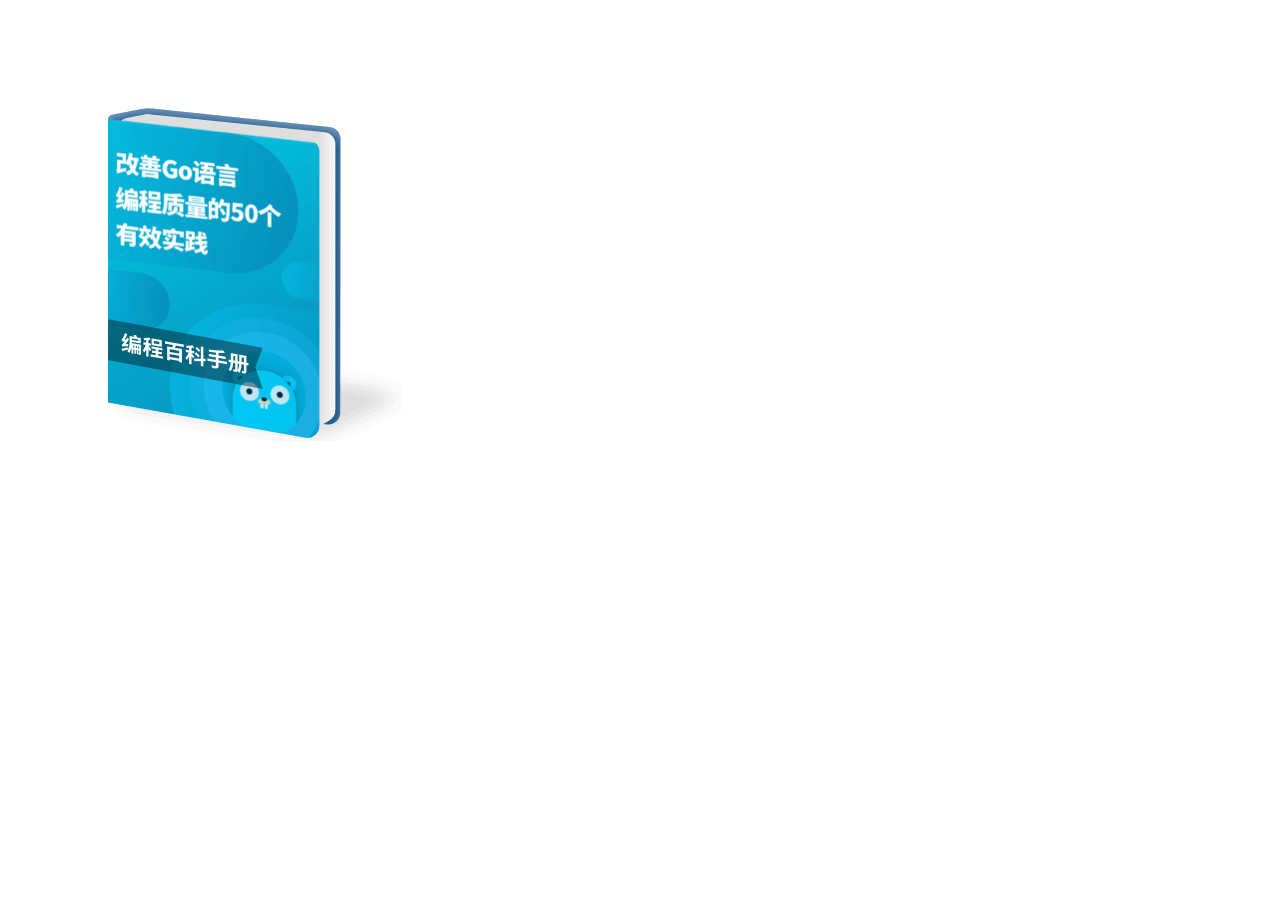
<file: 扩展知识/04-transform/02-2D缩放.html>
<!DOCTYPE html>
<html lang="en">
<head>
    <meta charset="UTF-8">
    <meta http-equiv="X-UA-Compatible" content="IE=edge">
    <meta name="viewport" content="width=device-width, initial-scale=1.0">
    <title>Document</title>
    <style>
        img{
            margin: 100px;
            transition: .2s;
        }

        img:hover{
            transform: scale(1.1);
        }
    </style>
</head>
<body>

    <img src="../../images/special/2.jpg" alt="">
    
</body>
</html>
</file>
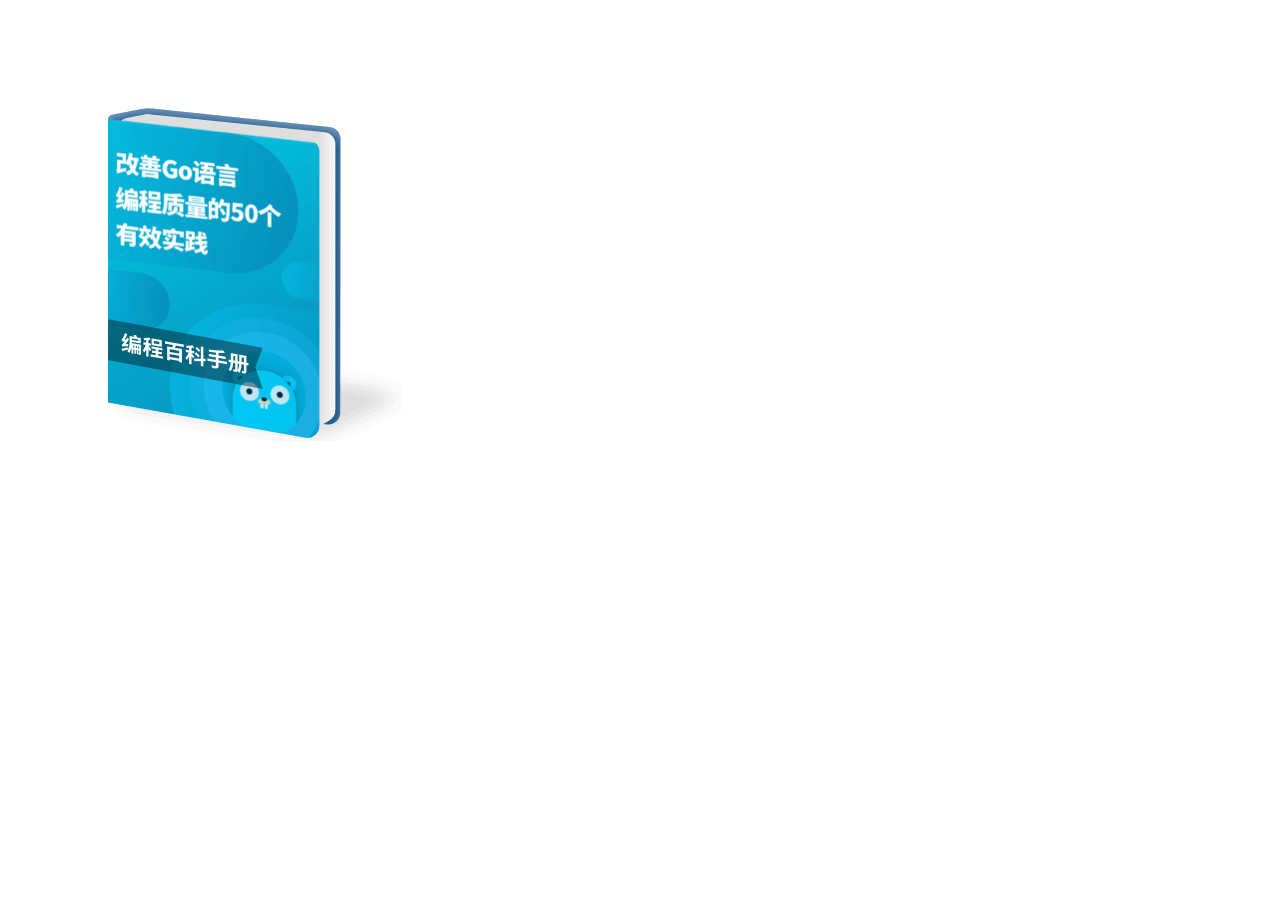
<file: 扩展知识/04-transform/03-2D旋转.html>
<!DOCTYPE html>
<html lang="en">
<head>
    <meta charset="UTF-8">
    <meta http-equiv="X-UA-Compatible" content="IE=edge">
    <meta name="viewport" content="width=device-width, initial-scale=1.0">
    <title>Document</title>
    <style>
        img{
            margin: 100px;
            transition: .5s;
        }

        img:hover{
            transform: rotate(360deg);
        }

    </style>
</head>
<body>

    <img src="../../images/special/2.jpg" alt="">
    
</body>
</html>
</file>
<file: css/base.css>
﻿/* 标签外观 */
/* 清除元素默认的内外边距  */
* {
    margin: 0;
    padding: 0;
}

/* 页面字体大小、颜色、背景色 */
body {
    background-color: #F5F7FA;
    font: 16px/1.5 'Microsoft YaHei', 'Heiti SC', tahoma, arial, 'Hiragino Sans GB', \\5B8B\4F53, sans-serif;
    color: #A6A6A6;
}

/* 超链接标签设置 */
a {
    color: #545C63;
    text-decoration: none;
}
a:hover {
    color: #07111b;
}

/* 去掉列表前面的小点 */
li {
    list-style: none;
}

/* 让所有斜体 不倾斜 */
em, i {
    font-style: normal;
}

/* 图片没有边框   去掉图片底侧的空白缝隙 */
img {
    border: 0;  /*ie6*/
    vertical-align: top;
}

/* 让button 按钮 变成小手 */
button {
    cursor: pointer;
}
button, input {
    font-family: 'Microsoft YaHei', 'Heiti SC', tahoma, arial, 'Hiragino Sans GB', \\5B8B\4F53, sans-serif;
    /* 取消轮廓线 蓝色的 */
    outline: none;
}
</file>
<file: css/common.css>
/* 必写/常用样式 */
/* 版心 */
.w {
    width: 1152px;
    margin: 0 auto;
}
/* 左右浮动 */
.fl {
    float: left;
}
.fr {
    float: right;
}
/*清除浮动*/
.clearfix:after {
    visibility: hidden;
    clear: both;
    display: block;
    content: ".";
    height: 0
}
.clearfix {
    *zoom: 1
}
/* 隐藏样式 */
.hide, .none {
    display: none;
}

.bgfff {
    background-color: #fff;
}
</file>
<file: css/01-header.css>
/*通栏div*/
#header{
    min-width: 1300px;
    height: 72px;
    border-bottom: 1px solid #ccc;
}

/*头部内容居中设置*/
.nav-box{
    width: 1300px;
    margin: 0 auto;
}

/*logo设置*/
.nav-box h1{
    width: 126px;
    height: 72px;
    background-image: url(../images/logo.png);
    background-size: 126px 72px;
}

.nav-box h1 a{
    display: block;
    width: 126px;
    height: 72px;
    font-size: 0;
}

/*设置课程导航*/
.item-box{
    position: relative;
    height: 72px;
    line-height: 72px;
    margin-left: 20px;
}

.item-box li{
    float: left;
    padding: 0 16px;
}

.item-box img{
    position: absolute;
    top: 18px;
    left: 220px;

    width: 14px;
}

/*搜索框*/
.search{
    padding: 16px 0;
    height: 40px;
    line-height: 40px;
    margin-left: 10px;
}

.search div{
    background-color: #F3F5F6;
}

.search div input{
    width: 300px;
    height: 30px;
    border: 0;
    background-color: #F3F5F6;
    padding-left: 10px;
}

.search .iconfont{
    margin-right: 10px;
}

/*登陆/注册区*/
.login-area{
    position: relative;
    height: 72px;
    line-height: 72px;
}

.login-area a{
    padding: 0 20px;
}
.login-area .shop-cart{
    padding: 8PX 20px;
    border: 1px solid #ccc;
    background-color: #f5f5f5;
    color: #f01414;
}

.cart-num{
    position: absolute;
    top: 6px;
    right: 25px;
    display: block;
    width: 20px;
    height: 20px;
    text-align: center;
    line-height: 20px;
    border-radius: 50% 50% 50% 0;
    background-color: #f01414;
    color: #fff;
    font-size: 12px;
}
</file>
<file: font/iconfont.css>
@font-face {font-family: "iconfont";
  src: url('iconfont.eot?t=1615477941951'); /* IE9 */
  src: url('iconfont.eot?t=1615477941951#iefix') format('embedded-opentype'), /* IE6-IE8 */
  url('[data-uri]') format('woff2'),
  url('iconfont.woff?t=1615477941951') format('woff'),
  url('iconfont.ttf?t=1615477941951') format('truetype'), /* chrome, firefox, opera, Safari, Android, iOS 4.2+ */
  url('iconfont.svg?t=1615477941951#iconfont') format('svg'); /* iOS 4.1- */
}

.iconfont {
  font-family: "iconfont" !important;
  font-size: 16px;
  font-style: normal;
  -webkit-font-smoothing: antialiased;
  -moz-osx-font-smoothing: grayscale;
}

.icon-qq:before {
  content: "\e60b";
}

.icon-shizhong:before {
  content: "\e629";
}

.icon-weibo:before {
  content: "\e62f";
}

.icon-weixin-copy:before {
  content: "\e65b";
}

.icon-yousanjiao:before {
  content: "\e614";
}

.icon-angle-left:before {
  content: "\e637";
}

.icon-angle-right:before {
  content: "\e638";
}

.icon-tianchongxing-:before {
  content: "\e641";
}

.icon-sousuo:before {
  content: "\e516";
}

.icon-shoucang02:before {
  content: "\e6e6";
}
</file>
<file: css/02-banner.css>
/*整体布局 开始*/
#banner{
    padding: 32px 0;
    transition: 1s;
}

.banner-box{
    height: 482px;
}

.g-banner{
    height: 382px;
}

.sys-class{
    height: 100px;
    background-color: #fff;
    border-radius: 0 0 8px 8px;
    box-shadow: 0 5px 20px 5px rgba(0,0,0,0.1);
}

.course-list{
    width: 256px;
    height: 382px;
    border-radius: 8px 0 0 0;
    background-color:#39364D;
    color: #fff;
}

.swiper{
    position: relative;
    width: 896px;
    height: 382px; 
    border-radius: 0 8px 0 0;
}
/*整体布局 结束*/

/*课程分类列表*/
.course-list ul{
    margin-top: 20px;
}

.course-list li{
    cursor: pointer;
    height: 50px;
    line-height: 50px;
    padding: 0 10px;
}

.course-list li:hover{
    background-color: rgba(255,255,255,0.1);
}

.course-list .title{
    font-size: 14px;
}

.course-list .sub-title{
    font-size: 12px;
}

.course-list .iconfont{
    float: right;
}

/*轮播图*/
.swiper a{
    display: block;
    width: 896px;
    height: 382px; 
    background-image: url(../images/swiper/swiper-1.jpg);
    background-size: 896px;
    border-radius: 0 8px 0 0 ;
    transition: 1s;
}

/*轮播图中的左右切换按钮*/
.swiper .arrow{
    position:absolute;
    width: 50px;
    height: 50px;

    text-align: center;
    line-height: 50px;

    border-radius: 50%;
    background-color: rgba(255,255,255,0.1);
}

.swiper .arrow:hover{
    background-color: rgba(0,0,0,0.1);
}

.arrow .iconfont{
    font-size: 30px;
    font-weight: 700;
}

.arrow-l{
    left: 20px;
    top: 160px;
}

.arrow-r{
    right: 20px;
    top: 160px;
}

/*轮播图中的切图按钮*/
.circle-list{
    position: absolute;
    right: 120px;
    bottom: 25px;
}

.circle-list li{
    cursor: pointer;
    float: left;
    width: 8px;
    height: 8px;
    margin-left: 5px;
    border-radius: 50%;
    background-color: #fff;
}

.circle-list li.current{
    width: 20px;
    border-radius: 4px;
}

/*下方体系课*/
.show-box{
    display: inline-block;
    width: 192px;
    height: 45px;
    margin-top: 27px;
    margin-left: 15px;
}

.show-box .sys-icon{
    width: 45px;
    height: 45px;
    background-size: cover;
    margin-right: 8px;
}

.show-box h4{
    font-size: 14px;
}

.show-box p{
    font-size: 12px;
}

.show-box .title:hover h4{
    color: #ec1500;
}

.sys-class .line{
    display: inline-block;
    width: 2px;
    height: 40px;
    background-color: #e8e8e8;
}

.sys-class .more-btn{
    display: inline-block;
    font-size: 12px;
    margin-left: 16px;
}

.sys-class .more-btn .iconfont{
    font-size: 12px;
}

.sys-icon{
    transition: .2s;
}

.sys-icon:hover{
    transform:translateY(-2px);
}
</file>
<file: css/03-ms.css>
/*整体布局*/
#ms{
    padding: 20px 0;
}

.ms-box{
    height: 342px;
}

.ms-box h3{
    height: 82px;
}

.countdown-box{
    height: 260px;
}
 
.ms-box .countdown{
    height: 260px;
    width: 185px;
    background-color: #E94443;
    text-align: center;
    color: #fff;
}

.ms-box .ms-list{
    height: 260px;
    width: 960px;       /* 这个div区域，960=240*4，刚好是4个盒子的宽度 */
    cursor: pointer;
}

.ms-box h3 img{
    width: 180px;
}

/*倒计时模块*/
.ms-box .countdown h4{
    margin-top: 20px;
    font-size: 20px;
}

.ms-box .countdown .iconfont{
    margin-top: 20px;
    font-size: 50px;
    font-weight: 700;
}

.ms-box .countdown p{
    margin-top: 20px;
}

.timer{
    margin-top: 20px;
}

.timer div{
    display: inline-block;
    width: 40px;
    height: 30px;
    line-height: 30px;
    background-color: #333;
}

/*滚动课程*/
.ms-list{
    position: relative;
    overflow: hidden;    /* 隐藏所有溢出的内容 */
}


.ms-list ul{
    position: absolute;
    left: 0;            /* 定时器，让这个值不断变小，从而实现持续移动*/
    width: 2880px;      /* (234+6)*12=2880 */
}


.ms-box .ms-list li{
    position: relative;
    float: left;
    width: 234px;
    height: 260px;
    margin-left: 6px;
    background-color: #fff;
}

.ms-box .ms-list img{
    width: 234px;
}

.ms-box .ms-list .title{
    margin-left: 10px;
    margin-top: 10px;
    color: #545c63;
}

.ms-box .ms-list .difficulty{
    position: absolute;
    left: 10px;
    bottom: 40px;
    font-size: 12px;
}

.ms-box .ms-list .price{
    font-size: 12px;
    position: absolute;
    left: 10px;
    bottom: 15px;
    color: #F01414;
    font-weight: 700;
}
</file>
<file: css/04-course.css>
/*整体布局*/
#course{
    padding: 32px 0;
}

.course-box{
    height: 634px;
}

.course-box .title-pic{
    height: 36px;
}

.course-box .course{
    height: 568px;
    margin-top: 30px;
}

/*标题和分类*/
.course-box .title-pic img{
    width: 162px;
}

.course-box .title-pic a{
    margin: 0 10px;
    font-size: 14px;
    font-weight: 400;
    cursor: pointer;
}

.course-box .title-pic a:hover{
    color: #ec1500;
}

.course-box .title-pic .active{
    border-bottom: 2px solid #E76060;
    padding-bottom: 5px;
    font-weight: 700;
    color: #545c63;
}

/*课程列表 开始*/
.course-box .course ul{
    display: none;
    width: 1176px;
    cursor: pointer;
}

.course-box .course ul.current{     /*交集选择器*/
    display: block;
}

.course-box .course li{
    position: relative;
    float: left;
    width: 270px;
    height: 272px;
    margin-right: 24px;
    margin-bottom: 24px;
    border-radius: 8px;
    box-shadow: 0 5px 20px 0 rgba(0, 0, 0, 0.1);
    transition: .2s;
}

.course-box .course li img{
    width: 270px;
    border-radius: 8px 8px 0 0;
}

.course-box .course li:hover{
    transform: translateY(-2px);
    box-shadow: 0 5px 20px 0 rgba(0, 0, 0, 0.3);
}

.course-box .course .title{
    margin-left: 10px;
    margin-top: 10px;
    color: #545c63;
}

.course-box .course .difficulty{
    position: absolute;
    left: 10px;
    bottom: 40px;
    font-size: 12px;
}

.course-box .course .price{
    font-size: 12px;
    position: absolute;
    left: 10px;
    bottom: 15px;
    color: #F01414;
    font-weight: 700;
}
</file>
<file: css/05-couese2.css>
/*整体布局*/
#course2{
    padding: 32px 0;
}
</file>
<file: css/06-line.css>
/*整体布局*/
#line{
    padding: 32px;
}

.line-box{
    height: 446px;
}

.line-box .title-pic{
    height: 36px;
}

.line-box .course-line{
    margin-top: 30px;
    height: 416px;
}

/*标题和分类*/
.line-box .title-pic img{
    width: 162px;
}

.line-box .title-pic a{
    float: right;
    font-weight: 700;
    cursor: pointer;
}

.line-box .title-pic .all-btn:hover{
    color: #E76060;
}




/*课程列表*/
.line-box ul{
    width: 1176px;
    cursor: pointer;
}

.line-box .course-line li{
    position: relative;
    float: left;
    width: 368px;
    height: 178px;
    margin-right: 24px;
    margin-bottom: 24px;
    border-radius: 8px;
    box-shadow: 0 5px 20px 0 rgba(0, 0, 0, 0.1);
    transition: .2s;
}

.line-box .course-line li:hover{
    box-shadow: 0 5px 20px 0 rgba(0, 0, 0, 0.3);
    transform: translateY(-2px);
}

.line-box .course-line img{
    width: 368px;
    border-radius: 8px 8px 0 0;
}

.line-box .course-line .desc{
    margin-left: 10px;
    margin-top: 10px;
    font-size: 14px;
    color: #545c63;
}

.line-box .course-line .course-num{
    position: absolute;
    display: inline-block;
    font-size: 12px;
    left: 10px;
    bottom: 10px;
}

.line-box .course-line .favr{
    position: absolute;
    display: inline-block;
    font-size: 12px;
    right: 10px;
    bottom: 10px;
}
</file>
<file: css/07-special.css>
/*整体布局*/
#special{                  /*通栏的div不用设置高*/
    padding: 30px 0;       /*通过外边的div的上下内边距，把里边div挤到垂直居中；且padding算进总的高度*/ 
}

.special-box{
    height: 320px;       /*中间版心的div需要设置高*/
}

.special-box .title-pic{
    height: 36px;
}

.special-box ul{
    height: 213px;
    margin-top: 20px;
    width: 1176px;              /*(210+25)*5=1175*/
    cursor: pointer;
}

/*标题和全部*/
.special-box .title-pic img{
    width: 163px;
}

.special-box .title-pic a{
    float: right;
    font-weight: 700;
}

.special-box .title-pic .all-btn:hover{
    color: #E76060;
}

/*专栏列表*/
.special-box .course li{        /*先改li的宽高，再去改图片的大小*/
    position: relative;
    float: left;
    width: 210px;
    margin-right: 25px;
    padding-top: 20px;
    padding-bottom: 40px;
    text-align: center;
    border-radius: 8px;
    background-color: #F9FCFF;
    box-shadow: 0 5px 20px 0 rgba(0, 0, 0, 0.1);
    transition: .2s;
    cursor: pointer;
}

.special-box .course li:hover{
    box-shadow: 0 5px 20px 0 rgba(0, 0, 0, 0.3);
    transform: scale(1.1);
}


.special-box .course li img{
    width: 147px;
}

.special-box .course li .title{
    font-size: 14px;
    margin-top: 10px;
}

.special-box .course li .price{
    position: absolute;
    left: 20px;
    font-size: 12px;
    display: inline-block;
    color: #F01414;
    font-weight: 700;
}

.special-box .course li .try-read{
    position: absolute;
    right: 20px;
    font-size: 12px;
    display: inline-block;
    padding: 3px;
    background-color: #ECF1FD;
    color: #819FFE;
}
</file>
<file: css/08-footer.css>
.footer{
    height: 150px;
    background-color: #fff;
}

.container{
    position: relative;
}

.foot-link{
    width: 750px;
    height: 30px;
    /* background-color: blue; */
    position: absolute;
    top: 40px;
    left:0;
}

.foot-link a{
    font-size: 14px;
    margin-right: 15px;
}

.foot-copyright{
    width: 750px;
    height: 20px;
    /* background-color: green; */
    font-size: 12px;
    position: absolute;
    top: 80px;
    left:0;
}

.foot-icon{
    width: 280px;
    height: 60px;
    /* background-color: pink; */
    position: absolute;
    top: 40px;
    right: 0;
}

.foot-icon li{
    list-style: none;
    float: left;
    width: 70px;
    height: 60px;
    /* background-color: red; */
    text-align: center;
    cursor: pointer;

}

.footer .iconfont{
    font-size: 30px;
    color: #ccc;
}

.footer .iconfont:hover{
    color:#333;
}

.foot-icon li p{
    font-size: 12px;
}
</file>
<file: css/09-lift.css>
#lift ul{
    position: fixed;
    top: 300px;
    left: 0;
    width: 120px;
    height: 260px;
    background-color: #fff;
    border-radius: 0 8px 8px 0;
    box-shadow: 5px 5px 5px 3px rgba(0, 0, 0,0.15);

    padding: 0 25px;
    box-sizing: border-box;

    cursor: pointer;
}

#lift li{
    height: 52px;
    line-height: 52px;
    text-align: center;
    border-bottom: 2px solid #f3f5f7;

    box-sizing: border-box;

    color: #6d7278;
    font-size: 14px;
}

#lift li:hover{
    color: red;
}

#lift li:last-child{
    border-bottom: 0px;
}
</file>
<file: font/demo.css>
/* Logo 字体 */
@font-face {
  font-family: "iconfont logo";
  src: url('https://at.alicdn.com/t/font_985780_km7mi63cihi.eot?t=1545807318834');
  src: url('https://at.alicdn.com/t/font_985780_km7mi63cihi.eot?t=1545807318834#iefix') format('embedded-opentype'),
    url('https://at.alicdn.com/t/font_985780_km7mi63cihi.woff?t=1545807318834') format('woff'),
    url('https://at.alicdn.com/t/font_985780_km7mi63cihi.ttf?t=1545807318834') format('truetype'),
    url('https://at.alicdn.com/t/font_985780_km7mi63cihi.svg?t=1545807318834#iconfont') format('svg');
}

.logo {
  font-family: "iconfont logo";
  font-size: 160px;
  font-style: normal;
  -webkit-font-smoothing: antialiased;
  -moz-osx-font-smoothing: grayscale;
}

/* tabs */
.nav-tabs {
  position: relative;
}

.nav-tabs .nav-more {
  position: absolute;
  right: 0;
  bottom: 0;
  height: 42px;
  line-height: 42px;
  color: #666;
}

#tabs {
  border-bottom: 1px solid #eee;
}

#tabs li {
  cursor: pointer;
  width: 100px;
  height: 40px;
  line-height: 40px;
  text-align: center;
  font-size: 16px;
  border-bottom: 2px solid transparent;
  position: relative;
  z-index: 1;
  margin-bottom: -1px;
  color: #666;
}


#tabs .active {
  border-bottom-color: #f00;
  color: #222;
}

.tab-container .content {
  display: none;
}

/* 页面布局 */
.main {
  padding: 30px 100px;
  width: 960px;
  margin: 0 auto;
}

.main .logo {
  color: #333;
  text-align: left;
  margin-bottom: 30px;
  line-height: 1;
  height: 110px;
  margin-top: -50px;
  overflow: hidden;
  *zoom: 1;
}

.main .logo a {
  font-size: 160px;
  color: #333;
}

.helps {
  margin-top: 40px;
}

.helps pre {
  padding: 20px;
  margin: 10px 0;
  border: solid 1px #e7e1cd;
  background-color: #fffdef;
  overflow: auto;
}

.icon_lists {
  width: 100% !important;
  overflow: hidden;
  *zoom: 1;
}

.icon_lists li {
  width: 100px;
  margin-bottom: 10px;
  margin-right: 20px;
  text-align: center;
  list-style: none !important;
  cursor: default;
}

.icon_lists li .code-name {
  line-height: 1.2;
}

.icon_lists .icon {
  display: block;
  height: 100px;
  line-height: 100px;
  font-size: 42px;
  margin: 10px auto;
  color: #333;
  -webkit-transition: font-size 0.25s linear, width 0.25s linear;
  -moz-transition: font-size 0.25s linear, width 0.25s linear;
  transition: font-size 0.25s linear, width 0.25s linear;
}

.icon_lists .icon:hover {
  font-size: 100px;
}

.icon_lists .svg-icon {
  /* 通过设置 font-size 来改变图标大小 */
  width: 1em;
  /* 图标和文字相邻时，垂直对齐 */
  vertical-align: -0.15em;
  /* 通过设置 color 来改变 SVG 的颜色/fill */
  fill: currentColor;
  /* path 和 stroke 溢出 viewBox 部分在 IE 下会显示
      normalize.css 中也包含这行 */
  overflow: hidden;
}

.icon_lists li .name,
.icon_lists li .code-name {
  color: #666;
}

/* markdown 样式 */
.markdown {
  color: #666;
  font-size: 14px;
  line-height: 1.8;
}

.highlight {
  line-height: 1.5;
}

.markdown img {
  vertical-align: middle;
  max-width: 100%;
}

.markdown h1 {
  color: #404040;
  font-weight: 500;
  line-height: 40px;
  margin-bottom: 24px;
}

.markdown h2,
.markdown h3,
.markdown h4,
.markdown h5,
.markdown h6 {
  color: #404040;
  margin: 1.6em 0 0.6em 0;
  font-weight: 500;
  clear: both;
}

.markdown h1 {
  font-size: 28px;
}

.markdown h2 {
  font-size: 22px;
}

.markdown h3 {
  font-size: 16px;
}

.markdown h4 {
  font-size: 14px;
}

.markdown h5 {
  font-size: 12px;
}

.markdown h6 {
  font-size: 12px;
}

.markdown hr {
  height: 1px;
  border: 0;
  background: #e9e9e9;
  margin: 16px 0;
  clear: both;
}

.markdown p {
  margin: 1em 0;
}

.markdown>p,
.markdown>blockquote,
.markdown>.highlight,
.markdown>ol,
.markdown>ul {
  width: 80%;
}

.markdown ul>li {
  list-style: circle;
}

.markdown>ul li,
.markdown blockquote ul>li {
  margin-left: 20px;
  padding-left: 4px;
}

.markdown>ul li p,
.markdown>ol li p {
  margin: 0.6em 0;
}

.markdown ol>li {
  list-style: decimal;
}

.markdown>ol li,
.markdown blockquote ol>li {
  margin-left: 20px;
  padding-left: 4px;
}

.markdown code {
  margin: 0 3px;
  padding: 0 5px;
  background: #eee;
  border-radius: 3px;
}

.markdown strong,
.markdown b {
  font-weight: 600;
}

.markdown>table {
  border-collapse: collapse;
  border-spacing: 0px;
  empty-cells: show;
  border: 1px solid #e9e9e9;
  width: 95%;
  margin-bottom: 24px;
}

.markdown>table th {
  white-space: nowrap;
  color: #333;
  font-weight: 600;
}

.markdown>table th,
.markdown>table td {
  border: 1px solid #e9e9e9;
  padding: 8px 16px;
  text-align: left;
}

.markdown>table th {
  background: #F7F7F7;
}

.markdown blockquote {
  font-size: 90%;
  color: #999;
  border-left: 4px solid #e9e9e9;
  padding-left: 0.8em;
  margin: 1em 0;
}

.markdown blockquote p {
  margin: 0;
}

.markdown .anchor {
  opacity: 0;
  transition: opacity 0.3s ease;
  margin-left: 8px;
}

.markdown .waiting {
  color: #ccc;
}

.markdown h1:hover .anchor,
.markdown h2:hover .anchor,
.markdown h3:hover .anchor,
.markdown h4:hover .anchor,
.markdown h5:hover .anchor,
.markdown h6:hover .anchor {
  opacity: 1;
  display: inline-block;
}

.markdown>br,
.markdown>p>br {
  clear: both;
}


.hljs {
  display: block;
  background: white;
  padding: 0.5em;
  color: #333333;
  overflow-x: auto;
}

.hljs-comment,
.hljs-meta {
  color: #969896;
}

.hljs-string,
.hljs-variable,
.hljs-template-variable,
.hljs-strong,
.hljs-emphasis,
.hljs-quote {
  color: #df5000;
}

.hljs-keyword,
.hljs-selector-tag,
.hljs-type {
  color: #a71d5d;
}

.hljs-literal,
.hljs-symbol,
.hljs-bullet,
.hljs-attribute {
  color: #0086b3;
}

.hljs-section,
.hljs-name {
  color: #63a35c;
}

.hljs-tag {
  color: #333333;
}

.hljs-title,
.hljs-attr,
.hljs-selector-id,
.hljs-selector-class,
.hljs-selector-attr,
.hljs-selector-pseudo {
  color: #795da3;
}

.hljs-addition {
  color: #55a532;
  background-color: #eaffea;
}

.hljs-deletion {
  color: #bd2c00;
  background-color: #ffecec;
}

.hljs-link {
  text-decoration: underline;
}

/* 代码高亮 */
/* PrismJS 1.15.0
https://prismjs.com/download.html#themes=prism&languages=markup+css+clike+javascript */
/**
 * prism.js default theme for JavaScript, CSS and HTML
 * Based on dabblet (http://dabblet.com)
 * @author Lea Verou
 */
code[class*="language-"],
pre[class*="language-"] {
  color: black;
  background: none;
  text-shadow: 0 1px white;
  font-family: Consolas, Monaco, 'Andale Mono', 'Ubuntu Mono', monospace;
  text-align: left;
  white-space: pre;
  word-spacing: normal;
  word-break: normal;
  word-wrap: normal;
  line-height: 1.5;

  -moz-tab-size: 4;
  -o-tab-size: 4;
  tab-size: 4;

  -webkit-hyphens: none;
  -moz-hyphens: none;
  -ms-hyphens: none;
  hyphens: none;
}

pre[class*="language-"]::-moz-selection,
pre[class*="language-"] ::-moz-selection,
code[class*="language-"]::-moz-selection,
code[class*="language-"] ::-moz-selection {
  text-shadow: none;
  background: #b3d4fc;
}

pre[class*="language-"]::selection,
pre[class*="language-"] ::selection,
code[class*="language-"]::selection,
code[class*="language-"] ::selection {
  text-shadow: none;
  background: #b3d4fc;
}

@media print {

  code[class*="language-"],
  pre[class*="language-"] {
    text-shadow: none;
  }
}

/* Code blocks */
pre[class*="language-"] {
  padding: 1em;
  margin: .5em 0;
  overflow: auto;
}

:not(pre)>code[class*="language-"],
pre[class*="language-"] {
  background: #f5f2f0;
}

/* Inline code */
:not(pre)>code[class*="language-"] {
  padding: .1em;
  border-radius: .3em;
  white-space: normal;
}

.token.comment,
.token.prolog,
.token.doctype,
.token.cdata {
  color: slategray;
}

.token.punctuation {
  color: #999;
}

.namespace {
  opacity: .7;
}

.token.property,
.token.tag,
.token.boolean,
.token.number,
.token.constant,
.token.symbol,
.token.deleted {
  color: #905;
}

.token.selector,
.token.attr-name,
.token.string,
.token.char,
.token.builtin,
.token.inserted {
  color: #690;
}

.token.operator,
.token.entity,
.token.url,
.language-css .token.string,
.style .token.string {
  color: #9a6e3a;
  background: hsla(0, 0%, 100%, .5);
}

.token.atrule,
.token.attr-value,
.token.keyword {
  color: #07a;
}

.token.function,
.token.class-name {
  color: #DD4A68;
}

.token.regex,
.token.important,
.token.variable {
  color: #e90;
}

.token.important,
.token.bold {
  font-weight: bold;
}

.token.italic {
  font-style: italic;
}

.token.entity {
  cursor: help;
}
</file>
